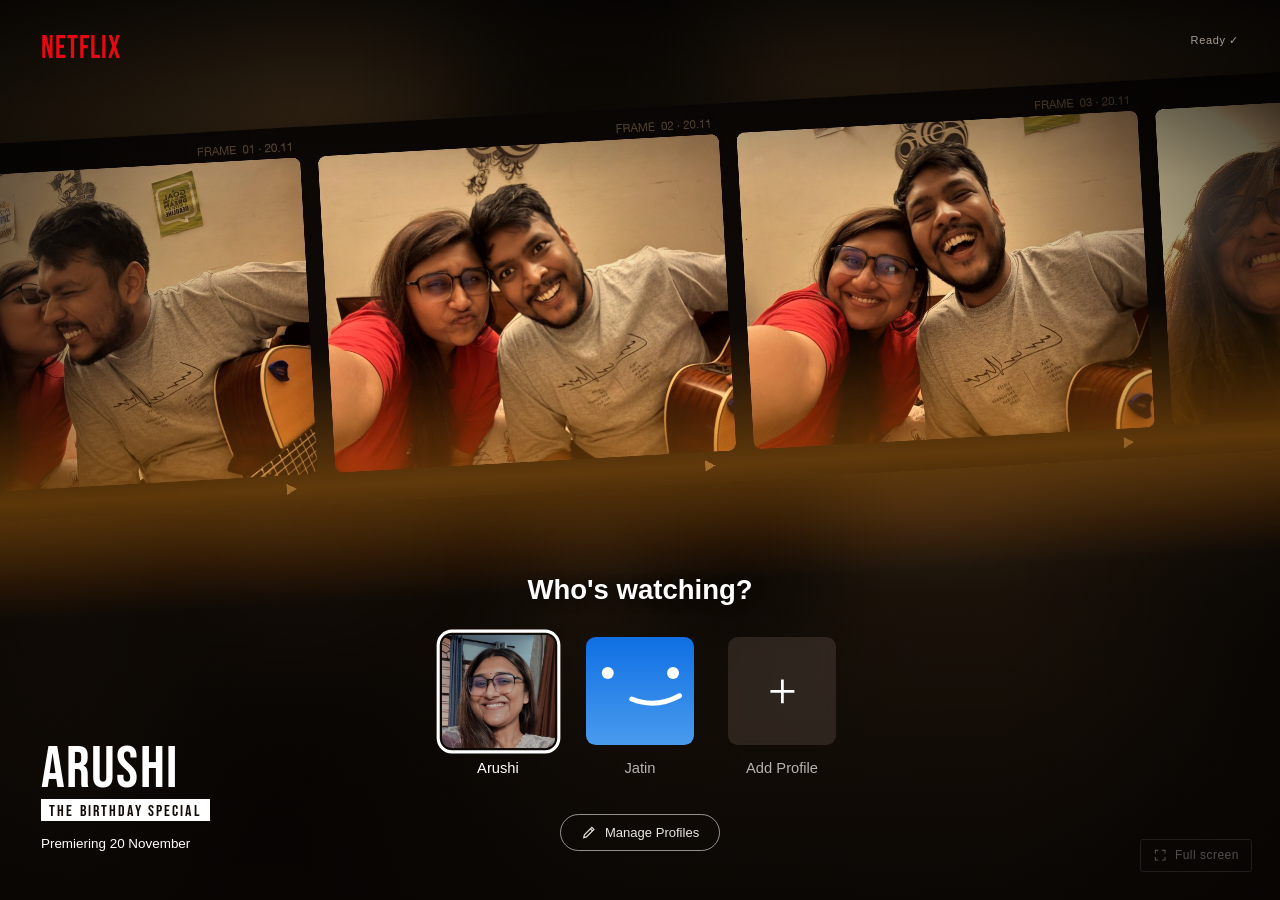
<file: index.html>
<!doctype html>
<html lang="en">
<head>
<meta charset="utf-8">
<meta name="viewport" content="width=device-width, initial-scale=1, viewport-fit=cover">
<meta name="theme-color" content="#141414">
<meta name="robots" content="noindex, nofollow">
<title>Arushi — The Birthday Special</title>
<link rel="icon" href="data:image/svg+xml,%3Csvg xmlns=%27http://www.w3.org/2000/svg%27 viewBox=%270 0 32 32%27%3E%3Crect width=%2732%27 height=%2732%27 fill=%27%23000%27/%3E%3Ctext x=%2716%27 y=%2724%27 font-size=%2724%27 font-family=%27Impact%27 text-anchor=%27middle%27 fill=%27%23e50914%27%3EA%3C/text%3E%3C/svg%3E">
<link rel="preload" href="fonts/BebasNeue-Regular.ttf" as="font" type="font/ttf" crossorigin>
<link rel="stylesheet" href="styles.css">
</head>
<body>

<!-- 1 · Opening: black screen, then the AJM ident -->
<section id="boot" class="stage active" aria-label="Start"></section>
<button id="enter" type="button">
  <svg viewBox="0 0 24 24" aria-hidden="true"><path d="M4 9V4h5M15 4h5v5M20 15v5h-5M9 20H4v-5" fill="none" stroke="currentColor" stroke-width="1.8"/></svg>
  <span class="lbl-full">Full screen</span><span class="lbl-sound">Click for sound</span>
</button>
<span id="ready" aria-live="polite"></span>

<section id="ident" class="stage" aria-hidden="true">
  <video id="ident-video" src="media/intro.mp4" playsinline preload="auto"></video>
</section>

<!-- 2 · Who's watching? -->
<section id="profiles" class="stage" aria-label="Choose profile">
  <div class="pf-strip" aria-hidden="true"></div>
  <div class="pf-shade" aria-hidden="true"></div>
  <span class="wordmark pf-logo">NETFLIX</span>
  <div class="pf-main">
    <h1>Who's watching?</h1>
    <ul>
      <li>
        <button id="profile-btn" class="pf-tile" type="button">
          <span class="avatar"><img id="profile-img" alt=""></span>
          <span class="pname" id="profile-name"></span>
        </button>
      </li>
      <li>
        <button class="pf-tile pf-locked" type="button">
          <span class="avatar smiley"><svg viewBox="0 0 100 100" aria-hidden="true"><circle cx="20" cy="33" r="5.500" fill="#fff"/><circle cx="80" cy="33" r="5.500" fill="#fff"/><path d="M42 57q22 9 44-3" fill="none" stroke="#fff" stroke-width="4.500" stroke-linecap="round"/></svg></span>
          <span class="pname" id="profile-name-2"></span>
        </button>
      </li>
      <li>
        <button class="pf-tile pf-locked" type="button">
          <span class="avatar add"><svg viewBox="0 0 100 100" aria-hidden="true"><path d="M50 39v22M39 50h22" stroke="#fff" stroke-width="2.500"/></svg></span>
          <span class="pname">Add Profile</span>
        </button>
      </li>
    </ul>
    <span class="pf-manage"><svg viewBox="0 0 24 24" aria-hidden="true"><path d="M4 20l1-4L16 5l3 3L8 19zM14 7l3 3" fill="none" stroke="currentColor" stroke-width="1.700"/></svg>Manage Profiles</span>
  </div>
  <div class="pf-title" aria-hidden="true">
    <b id="pf-title"></b><i id="pf-sub"></i><span id="pf-detail"></span>
  </div>
  <div class="pf-toast" id="pf-toast" role="status"></div>
</section>

<!-- 3 · Browse -->
<section id="browse" class="stage" aria-label="Home">
  <header id="topbar">
    <a class="wordmark" href="#" id="home-link" aria-label="Home">NETFLIX</a>
    <nav>
      <a class="current">Home</a><a>TV Shows</a><a>Movies</a><a>New &amp; Popular</a><a>My List</a><a>Browse by Languages</a>
    </nav>
    <div class="tools">
      <svg viewBox="0 0 24 24" aria-hidden="true"><circle cx="10.5" cy="10.5" r="6.5" fill="none" stroke="#fff" stroke-width="1.8"/><path d="M15.5 15.5L21 21" stroke="#fff" stroke-width="1.8"/></svg>
      <svg viewBox="0 0 24 24" aria-hidden="true"><path d="M12 3a6 6 0 0 0-6 6v4.5L4 17h16l-2-3.500V9a6 6 0 0 0-6-6zm-2 16a2 2 0 0 0 4 0" fill="none" stroke="#fff" stroke-width="1.8"/></svg>
      <img id="mini-avatar" alt=""><span class="caret"></span>
    </div>
  </header>

  <div id="hero">
    <div class="hero-img" id="hero-img"></div>
    <div class="hero-shade"></div>
    <div class="hero-copy">
      <div class="badge"><span class="b-mark">AJM</span><span class="b-text">SPECIAL</span></div>
      <h2 id="hero-title"></h2>
      <p class="hero-sub" id="hero-sub"></p>
      <p class="hero-detail" id="hero-detail"></p>
      <p class="hero-syn" id="hero-syn"></p>
      <div class="hero-actions">
        <button id="play" class="btn btn-play" type="button"><svg viewBox="0 0 24 24" aria-hidden="true"><path d="M6 3.5v17L20.500 12z"/></svg>Play</button>
        <button id="more" class="btn btn-more" type="button"><svg viewBox="0 0 24 24" aria-hidden="true"><circle cx="12" cy="12" r="9.500" fill="none" stroke="currentColor" stroke-width="1.8"/><path d="M12 11v6M12 7.200v.1" stroke="currentColor" stroke-width="2" stroke-linecap="round"/></svg>More Info</button>
      </div>
    </div>
    <div class="maturity">24</div>
  </div>

  <main id="rows"></main>
  <footer>Made with love for Arushi · 24 on 20 November</footer>
</section>

<!-- More Info -->
<div id="info" class="overlay" role="dialog" aria-modal="true" aria-label="About this special">
  <div class="info-card">
    <button class="x" data-close type="button" aria-label="Close"><svg viewBox="0 0 24 24"><path d="M5 5l14 14M19 5L5 19" stroke="#fff" stroke-width="2"/></svg></button>
    <div class="info-top">
      <div class="info-img" id="info-img"></div>
      <div class="info-titles">
        <h3 id="info-title"></h3>
        <p id="info-sub"></p>
        <button id="info-play" class="btn btn-play" type="button"><svg viewBox="0 0 24 24" aria-hidden="true"><path d="M6 3.5v17L20.500 12z"/></svg>Play</button>
      </div>
    </div>
    <div class="info-body">
      <div>
        <p class="meta"><span class="match">100% Match</span><span id="info-year"></span><span id="info-run"></span><span class="hd">HD</span></p>
        <p class="premiere" id="info-detail"></p>
        <p id="info-syn"></p>
      </div>
      <div class="info-side">
        <p><span>Cast:</span> <b id="info-cast"></b></p>
        <p><span>Genres:</span> <b id="info-genres"></b></p>
        <p><span>This special is:</span> <b id="info-moods"></b></p>
      </div>
    </div>
  </div>
</div>

<!-- Video player -->
<div id="player" class="overlay" aria-label="Player">
  <video id="video" playsinline preload="auto"></video>
  <div class="p-ui">
    <button class="p-back" data-close type="button" aria-label="Back to home"><svg viewBox="0 0 24 24"><path d="M20 12H5M11 5l-7 7 7 7" fill="none" stroke="#fff" stroke-width="2"/></svg></button>
    <div class="p-bottom">
      <div class="p-seek" id="seek"><div class="p-buf" id="buf"></div><div class="p-fill" id="fill"></div></div>
      <div class="p-row">
        <button id="pp" type="button" aria-label="Play or pause"><svg viewBox="0 0 24 24"><path id="pp-icon" d="M6 4h4v16H6zM14 4h4v16h-4z" fill="#fff"/></svg></button>
        <button id="mute" type="button" aria-label="Mute"><svg viewBox="0 0 24 24"><path d="M4 9v6h4l5 4V5L8 9z" fill="#fff"/><path id="mute-wave" d="M16 8.500a5 5 0 0 1 0 7M18.500 6a8.500 8.500 0 0 1 0 12" fill="none" stroke="#fff" stroke-width="1.800"/></svg></button>
        <span class="p-time" id="ptime">0:00 / 0:00</span>
        <span class="p-title" id="ptitle"></span>
        <button id="fs" type="button" aria-label="Full screen"><svg viewBox="0 0 24 24"><path d="M4 9V4h5M15 4h5v5M20 15v5h-5M9 20H4v-5" fill="none" stroke="#fff" stroke-width="2"/></svg></button>
      </div>
    </div>
  </div>
</div>

<!-- Photo gallery -->
<div id="gallery" class="overlay" aria-label="Gallery">
  <img id="g-img" alt="">
  <button class="p-back" data-close type="button" aria-label="Back to home"><svg viewBox="0 0 24 24"><path d="M20 12H5M11 5l-7 7 7 7" fill="none" stroke="#fff" stroke-width="2"/></svg></button>
  <button class="g-nav g-prev" id="g-prev" type="button" aria-label="Previous photo"><svg viewBox="0 0 24 24"><path d="M15 4l-8 8 8 8" fill="none" stroke="#fff" stroke-width="2"/></svg></button>
  <button class="g-nav g-next" id="g-next" type="button" aria-label="Next photo"><svg viewBox="0 0 24 24"><path d="M9 4l8 8-8 8" fill="none" stroke="#fff" stroke-width="2"/></svg></button>
  <div class="g-cap"><span id="g-title"></span><span id="g-count"></span></div>
</div>

<script src="catalog.js"></script>
<script src="config.js"></script>
<script src="app.js"></script>
</body>
</html>
</file>
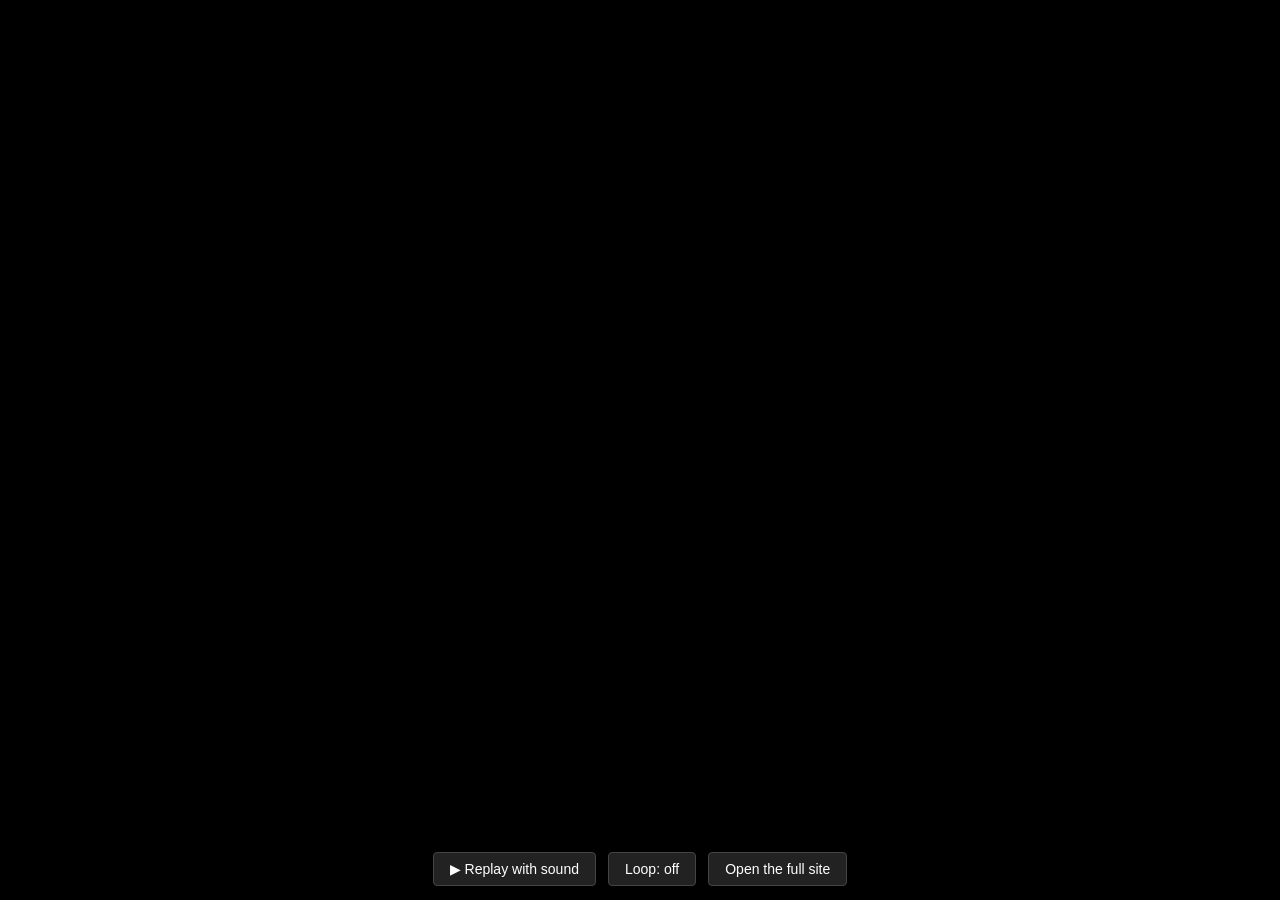
<file: intro-preview.html>
<!doctype html><html lang="en"><head><meta charset="utf-8"><meta name="viewport" content="width=device-width, initial-scale=1"><meta name="robots" content="noindex">
<title>AJM intro preview</title>
<style>html,body{margin:0;height:100%;background:#000;color:#aaa;font:14px "Helvetica Neue",Arial,sans-serif}video{width:100%;height:100%;object-fit:contain;display:block}
.bar{position:fixed;left:0;right:0;bottom:0;padding:14px;display:flex;gap:12px;justify-content:center;background:linear-gradient(transparent,rgba(0,0,0,.8))}
button,a{background:#222;color:#fff;border:1px solid #444;border-radius:4px;padding:8px 16px;font:inherit;cursor:pointer;text-decoration:none}button:hover,a:hover{background:#333}</style></head>
<body><video id="v" src="media/intro.mp4" playsinline preload="auto"></video>
<div class="bar"><button id="r">▶ Replay with sound</button><button id="l">Loop: off</button><a href="./">Open the full site</a></div>
<script>const v=document.getElementById('v');document.getElementById('r').onclick=()=>{v.muted=false;v.currentTime=0;v.play()};
document.getElementById('l').onclick=e=>{v.loop=!v.loop;e.target.textContent='Loop: '+(v.loop?'on':'off');if(v.loop){v.currentTime=0;v.play()}};
document.addEventListener('keydown',e=>{if(e.key===' '||e.key==='Enter'){v.muted=false;v.currentTime=0;v.play()}});v.muted=true;v.play().catch(()=>{});</script></body></html>
</file>
<file: styles.css>
@font-face { font-family: "Bebas Neue"; src: url("fonts/BebasNeue-Regular.ttf") format("truetype"); font-display: block; }
:root { --red: #e50914; --bg: #141414; --gutter: 4vw; --ui: "Netflix Sans", "Helvetica Neue", Helvetica, Arial, sans-serif; }
* { box-sizing: border-box; margin: 0; padding: 0; }
html, body { height: 100%; background: #000; color: #fff; font-family: var(--ui); -webkit-font-smoothing: antialiased; }
body { overflow: hidden; }
button { font: inherit; color: inherit; background: none; border: 0; cursor: pointer; }
a { color: inherit; text-decoration: none; }
.stage { position: fixed; inset: 0; display: none; }
.stage.active { display: block; }

/* ── 1 · boot + ident ─────────────────────────────── */
#boot { background: #000; }
#enter { position: fixed; z-index: 40; right: 2.2vw; bottom: 2.2vw; display: none; align-items: center; gap: .6em; font-size: max(12px, .85vw);
  letter-spacing: .04em; color: #8c8c8c; opacity: .55; padding: .7em 1em; border: 1px solid #333; border-radius: 3px; transition: opacity .2s, color .2s, border-color .2s; }
#enter svg { width: 1.2em; height: 1.2em; }
#enter:hover, #enter:focus-visible { opacity: 1; color: #fff; border-color: #777; outline: none; }
body[data-stage="profiles"] #enter, body[data-stage="ident"].needs-sound #enter { display: flex; }
.lbl-sound, body[data-stage="ident"] .lbl-full { display: none; } body[data-stage="ident"] .lbl-sound { display: inline; }
body:not([data-stage="profiles"]) #ready { display: none; }
#ready { position: fixed; z-index: 40; right: 3.2vw; top: 3.800vh; font-size: max(11px, .8vw); letter-spacing: .06em; color: #a59c92; }
#ident { background: #000; overflow: hidden; }
#ident-video { position: absolute; inset: 0; width: 100%; height: 100%; object-fit: contain; background: #000; }
@media (orientation: portrait) { #ident-video { transform: scale(1.45); } }

/* ── 2 · profiles (current Netflix look: artwork behind, tiles low, title bottom-left) ── */
#profiles { background: #0d0805 url("media/profile-bg.jpg") center / cover; overflow: hidden; --sh: 42vh; }
#profiles.active { animation: gate-in .7s ease-out; }
@keyframes gate-in { from { opacity: 0; } to { opacity: 1; } }
.pf-strip { position: absolute; left: -8vw; right: -8vw; top: 12vh; height: var(--sh); transform: rotate(-3.2deg); background: url("media/profile-strip.jpg") 0 0 / auto 100% repeat-x;
  box-shadow: 0 2vh 6vh rgba(0, 0, 0, .7); animation: pf-drift 90s linear infinite; will-change: background-position; }
@keyframes pf-drift { to { background-position: calc(var(--sh) * -6.6536) 0; } }
.pf-shade { position: absolute; inset: 0; pointer-events: none; background:
  linear-gradient(180deg, rgba(0, 0, 0, .78) 0%, rgba(0, 0, 0, .15) 20%, transparent 34%),
  linear-gradient(176.800deg, transparent 38%, rgba(255, 150, 20, .34) 52%, rgba(255, 120, 0, .1) 60%, transparent 64%),
  linear-gradient(180deg, transparent 52%, rgba(10, 6, 3, .55) 66%, rgba(8, 5, 3, .9) 100%),
  linear-gradient(90deg, rgba(0, 0, 0, .5), transparent 22%, transparent 78%, rgba(0, 0, 0, .5)); }
.pf-logo { position: absolute; left: 3.2vw; top: 3.2vh; margin: 0; }
.pf-main { position: absolute; left: 0; right: 0; bottom: 5.5vh; display: flex; flex-direction: column; align-items: center; }
#profiles h1 { font-weight: 700; font-size: max(22px, 2.15vw); margin-bottom: 1.1em; text-shadow: 0 2px 12px rgba(0, 0, 0, .6); }
#profiles ul { list-style: none; display: flex; gap: 2.6vw; }
.pf-tile { display: flex; flex-direction: column; align-items: center; width: 8.500vw; min-width: 84px; max-width: 190px; }
.avatar { display: block; width: 100%; aspect-ratio: 1; border-radius: 9%; overflow: hidden; outline: .26vw solid transparent; outline-offset: .22vw; transition: outline-color .12s, transform .18s; }
.avatar img, .avatar svg { width: 100%; height: 100%; object-fit: cover; display: block; }
.avatar.smiley { background: linear-gradient(180deg, #0f6fe3, #4a9bee); }
.avatar.add { background: rgba(120, 100, 90, .28); backdrop-filter: blur(6px); }
.pname { margin-top: 1em; font-size: max(13px, 1.15vw); font-weight: 500; color: #b9b3ac; transition: color .12s; white-space: nowrap; }
.pf-tile:hover .avatar, .pf-tile:focus-visible .avatar { outline-color: #fff; }
#profile-btn:hover .avatar, #profile-btn:focus-visible .avatar { transform: scale(1.04); }
.pf-tile:hover .pname, .pf-tile:focus-visible .pname { color: #fff; }
.pf-tile:focus { outline: none; }
.pf-tile.shake { animation: pf-shake .4s; }
@keyframes pf-shake { 20%, 60% { transform: translateX(-.5vw); } 40%, 80% { transform: translateX(.5vw); } }
.pf-manage { display: inline-flex; align-items: center; gap: .6em; margin-top: 4.200vh; font-size: max(12px, 1.02vw); font-weight: 500; padding: .7em 1.5em; border: 1px solid rgba(255, 255, 255, .55); border-radius: 99px; color: #e9e6e2; }
.pf-manage svg { width: 1.25em; height: 1.25em; }
.pf-title { position: absolute; left: 3.2vw; bottom: 5.5vh; display: flex; flex-direction: column; align-items: flex-start; max-width: 22vw; }
.pf-title b { font-family: "Bebas Neue", Impact, sans-serif; font-weight: 400; font-size: 4.600vw; line-height: .84; letter-spacing: .02em; text-transform: uppercase; }
.pf-title i { font-family: "Bebas Neue", sans-serif; font-style: normal; font-size: 1.280vw; letter-spacing: .13em; text-transform: uppercase; background: #fff; color: #120c08; padding: .12em .5em .02em; margin-top: .35vw; }
.pf-title span { margin-top: 1.1vw; font-size: max(11px, 1.05vw); font-weight: 500; }
.pf-toast { position: absolute; left: 50%; top: 5vh; transform: translate(-50%, -1vh); background: rgba(20, 14, 10, .92); border: 1px solid rgba(255, 255, 255, .18); padding: .8em 1.4em; border-radius: 6px; font-size: max(13px, 1.05vw); opacity: 0; transition: opacity .25s, transform .25s; pointer-events: none; white-space: nowrap; }
.pf-toast.on { opacity: 1; transform: translate(-50%, 0); }
#profiles.leaving { animation: gate-out .5s ease-in forwards; }
@keyframes gate-out { to { opacity: 0; transform: scale(1.06); } }
@media (max-height: 560px) and (orientation: landscape) { #profiles { --sh: 40vh; } .pf-strip { top: 9vh; } .pf-manage { display: none; } .pf-main { bottom: 4vh; } #profiles h1 { margin-bottom: .6em; } .pf-tile { width: 7vw; min-width: 64px; } }

/* ── 3 · browse ───────────────────────────────────── */
#browse { background: var(--bg); overflow-x: hidden; overflow-y: auto; scrollbar-width: none; }
#browse::-webkit-scrollbar { display: none; }
#browse.active { animation: fade .6s ease-out; }
@keyframes fade { from { opacity: 0; } }
#topbar { position: fixed; top: 0; left: 0; right: 0; z-index: 20; height: max(41px, 4.4vw); padding: 0 var(--gutter); display: flex; align-items: center;
  background: linear-gradient(180deg, rgba(0, 0, 0, .7) 10%, transparent); transition: background-color .4s; }
#topbar.solid { background-color: var(--bg); }
.wordmark { font-family: "Bebas Neue", Impact, sans-serif; color: var(--red); font-size: max(22px, 2.35vw); letter-spacing: .035em; line-height: 1; margin-right: 2.6vw; transform: scaleY(1.08); padding-top: .12em; }
#topbar nav { display: flex; gap: 1.45vw; font-size: max(10px, .92vw); }
#topbar nav a { color: #e5e5e5; cursor: default; transition: color .3s; }
#topbar nav a.current { color: #fff; font-weight: 500; }
#topbar nav a:not(.current):hover { color: #b3b3b3; }
.tools { margin-left: auto; display: flex; align-items: center; gap: 1.2vw; }
.tools svg { width: max(16px, 1.5vw); height: max(16px, 1.5vw); }
.tools img { width: max(22px, 2.1vw); height: max(22px, 2.1vw); border-radius: 4px; object-fit: cover; }
.caret { border: .32vw solid transparent; border-top-color: #fff; margin: .3vw 0 0 -.6vw; }

#hero { position: relative; height: min(48vw, 78vh); min-height: 380px; }
.hero-img { position: absolute; inset: 0; background-size: cover; background-position: 70% 30%; }
.hero-shade { position: absolute; inset: 0; background:
  linear-gradient(77deg, rgba(0, 0, 0, .78) 0%, rgba(0, 0, 0, .5) 28%, transparent 62%),
  linear-gradient(180deg, transparent 56%, rgba(20, 20, 20, .62) 78%, var(--bg) 95%); }
.hero-copy { position: absolute; left: var(--gutter); bottom: 21%; width: 40vw; }
.badge { display: flex; align-items: center; gap: .55vw; margin-bottom: .2vw; }
.b-mark { font-family: "Bebas Neue", sans-serif; color: var(--red); font-size: 1.75vw; letter-spacing: .04em; }
.b-text { font-size: .95vw; letter-spacing: .42em; color: #cfcfcf; font-weight: 500; }
#hero-title { font-family: "Bebas Neue", Impact, sans-serif; font-weight: 400; font-size: 9vw; line-height: .86; letter-spacing: .012em; text-transform: uppercase; text-shadow: 0 .3vw 2vw rgba(0, 0, 0, .45); }
.hero-sub { font-family: "Bebas Neue", sans-serif; font-size: 2.1vw; letter-spacing: .14em; color: #fff; margin-top: .15vw; text-transform: uppercase; }
.hero-detail { display: inline-block; margin-top: .9vw; font-size: max(11px, 1.02vw); font-weight: 700; letter-spacing: .02em; padding-left: .7vw; border-left: .22vw solid var(--red); }
.hero-syn { margin-top: .8vw; font-size: max(12px, 1.05vw); line-height: 1.35; color: #fff; text-shadow: 0 1px 3px rgba(0, 0, 0, .5); max-width: 34vw; }
.hero-actions { display: flex; gap: .8vw; margin-top: 1.2vw; }
.btn { display: inline-flex; align-items: center; gap: .7vw; font-size: max(13px, 1.25vw); font-weight: 700; border-radius: .3vw; padding: .62vw 1.9vw .62vw 1.5vw; line-height: 1.6; transition: background-color .15s; }
.btn svg { width: 1.75vw; height: 1.75vw; min-width: 18px; min-height: 18px; }
.btn-play { background: #fff; color: #000; } .btn-play svg { fill: #000; }
.btn-play:hover { background: rgba(255, 255, 255, .75); }
.btn-more { background: rgba(109, 109, 110, .7); color: #fff; }
.btn-more:hover { background: rgba(109, 109, 110, .4); }
.btn:focus-visible { outline: .18vw solid #fff; outline-offset: .2vw; }
.maturity { position: absolute; right: 0; bottom: 30%; font-size: max(11px, 1.1vw); padding: .5vw 3.5vw .5vw .8vw; background: rgba(51, 51, 51, .6); border-left: .22vw solid #dcdcdc; }

#rows { position: relative; z-index: 5; margin-top: -6.4vw; padding-bottom: 3vw; }
.row { margin-bottom: 2.3vw; }
.row h3 { font-size: max(13px, 1.4vw); font-weight: 500; color: #e5e5e5; margin: 0 var(--gutter) .55vw; }
.row-track { display: flex; gap: .4vw; padding: 0 var(--gutter); }
.card { position: relative; flex: 0 0 calc((100vw - 2 * var(--gutter) - 2vw) / 6); aspect-ratio: 16 / 9; border-radius: .25vw; cursor: pointer; transition: transform .3s cubic-bezier(.5, 0, .1, 1) 0s, box-shadow .3s; transform-origin: center; background: #222; text-align: left; }
.card:first-child { transform-origin: left center; }
.card-art { position: absolute; inset: 0; border-radius: inherit; background-size: cover; background-position: center; overflow: hidden; }
.card-art::after { content: ""; position: absolute; inset: 0; background: linear-gradient(0deg, rgba(0, 0, 0, .82) 0%, rgba(0, 0, 0, .15) 48%, transparent 70%); }
.card-mark { position: absolute; top: .45vw; left: .55vw; z-index: 2; font-family: "Bebas Neue", sans-serif; color: var(--red); font-size: 1.15vw; line-height: 1; text-shadow: 0 1px 4px rgba(0, 0, 0, .6); }
.card-title { position: absolute; left: .7vw; right: .7vw; bottom: .5vw; z-index: 2; font-family: "Bebas Neue", sans-serif; font-size: 1.6vw; line-height: .95; letter-spacing: .03em; text-transform: uppercase; text-shadow: 0 1px 6px rgba(0, 0, 0, .7); }
.card-info { position: absolute; left: 0; right: 0; top: 100%; background: #181818; border-radius: 0 0 .25vw .25vw; padding: .65vw .8vw .75vw; opacity: 0; visibility: hidden; transition: opacity .2s; box-shadow: 0 .6vw 1.2vw rgba(0, 0, 0, .7); }
.card-info .ci-btns { display: flex; gap: .35vw; margin-bottom: .5vw; }
.ci-btn { width: 1.75vw; height: 1.75vw; min-width: 18px; min-height: 18px; border-radius: 50%; border: .1vw solid rgba(255, 255, 255, .5); display: grid; place-items: center; }
.ci-btn.play { background: #fff; border-color: #fff; }
.ci-btn svg { width: 55%; height: 55%; }
.ci-meta { font-size: max(8px, .72vw); color: #bcbcbc; display: flex; gap: .5vw; align-items: center; }
.ci-meta .match { color: #46d369; font-weight: 700; }
.ci-meta .hd { border: 1px solid rgba(255, 255, 255, .4); padding: 0 .3vw; border-radius: 2px; font-size: .85em; }
@media (hover: hover) and (pointer: fine) {
  .card:hover, .card:focus-visible { transform: scale(1.32) translateY(-12%); z-index: 15; box-shadow: 0 .4vw 1.6vw rgba(0, 0, 0, .75); transition-delay: .28s; outline: none; border-radius: .25vw .25vw 0 0; }
  .card:hover .card-info, .card:focus-visible .card-info { opacity: 1; visibility: visible; transition-delay: .3s; }
}
.card:active { opacity: .8; }
/* tall-poster row + small red badges */
.row.tall .card { aspect-ratio: 2 / 3; } .row.tall .card-title { font-size: 1.9vw; bottom: .9vw; }
.card-badge { position: absolute; left: 50%; bottom: 0; transform: translateX(-50%); z-index: 3; background: var(--red); font-size: max(8px, .72vw); font-weight: 700; padding: .2em .7em; border-radius: .2vw .2vw 0 0; white-space: nowrap; }
.card:has(.card-badge) .card-title { bottom: 1.7vw; }
/* Top 10 row */
.row-wrap { position: relative; }
.top10 .row-track { overflow-x: auto; gap: 0; scroll-snap-type: x proximity; scroll-padding: 0 var(--gutter); }
.card.t10 { flex: 0 0 calc((100vw - 2 * var(--gutter)) / 5); aspect-ratio: auto; height: calc((100vw - 2 * var(--gutter)) / 5 * .75); background: none; border-radius: 0; scroll-snap-align: start; transform: none !important; box-shadow: none !important; }
.t10-num { position: absolute; left: 0; bottom: 0; height: 100%; width: 56%; overflow: visible; }
.t10-num text { font: 900 196px "Arial Black", "Helvetica Neue", Arial, sans-serif; fill: #141414; stroke: #7a7a7a; stroke-width: 4.500; paint-order: stroke; }
.t10-poster { position: absolute; right: 2%; top: 0; bottom: 0; width: 49%; border-radius: .5vw; overflow: hidden; background: #222; transition: transform .25s, box-shadow .25s; }
.t10-poster .card-art { border-radius: 0; }
.t10-title { position: absolute; left: .5vw; right: .5vw; bottom: 1.9vw; z-index: 2; text-align: center; font-family: "Bebas Neue", sans-serif; font-size: 1.500vw; line-height: .95; letter-spacing: .03em; text-transform: uppercase; text-shadow: 0 1px 6px rgba(0, 0, 0, .8); }
.t10-poster:not(:has(.t10-badge)) .t10-title { bottom: .8vw; }
.t10-badge { position: absolute; left: 50%; bottom: 0; transform: translateX(-50%); z-index: 3; background: var(--red); font-size: max(8px, .78vw); font-weight: 700; padding: .22em .7em; border-radius: .2vw .2vw 0 0; white-space: nowrap; }
.card.t10:hover .t10-poster, .card.t10:focus-visible .t10-poster { transform: scale(1.05); box-shadow: 0 .4vw 1.6vw rgba(0, 0, 0, .75); }
.card.t10:focus-visible { outline: none; } .card.t10:focus-visible .t10-poster { outline: .18vw solid #fff; }
.row-nav { position: absolute; top: 0; bottom: 0; width: var(--gutter); z-index: 6; display: grid; place-items: center; background: rgba(20, 20, 20, .55); opacity: 0; transition: opacity .2s; }
.row-nav svg { width: 60%; max-width: 34px; } .row-prev { left: 0; } .row-next { right: 0; border-radius: .4vw 0 0 .4vw; opacity: .85; }
.row-wrap:hover .row-nav { opacity: 1; } .row-nav:hover { background: rgba(20, 20, 20, .8); }
@media (hover: none) { .row-nav { display: none; } }

footer { text-align: center; color: #6a6a6a; font-size: max(10px, .85vw); padding: 5vw 0 2.5vw; }

/* ── overlays ─────────────────────────────────────── */
.overlay { position: fixed; inset: 0; z-index: 50; display: none; }
.overlay.open { display: block; }
#info { background: rgba(0, 0, 0, .7); overflow-y: auto; animation: fade .25s; }
.info-card { position: relative; width: min(850px, 62vw); min-width: 320px; margin: 4vh auto 6vh; background: #181818; border-radius: 6px; overflow: hidden; box-shadow: 0 3px 30px rgba(0, 0, 0, .75); animation: pop .3s cubic-bezier(.2, .8, .2, 1); }
@keyframes pop { from { transform: scale(.86); opacity: 0; } }
.x { position: absolute; top: 14px; right: 14px; z-index: 3; width: 36px; height: 36px; border-radius: 50%; background: #181818; display: grid; place-items: center; }
.x svg { width: 18px; height: 18px; }
.info-top { position: relative; aspect-ratio: 16 / 9; }
.info-img { position: absolute; inset: 0; background-size: cover; background-position: 70% 22%; }
.info-top::after { content: ""; position: absolute; inset: 0; background: linear-gradient(0deg, #181818 0%, transparent 50%), linear-gradient(77deg, rgba(0, 0, 0, .6), transparent 60%); }
.info-titles { position: absolute; left: 5.5%; bottom: 11%; z-index: 2; }
.info-titles h3 { font-family: "Bebas Neue", sans-serif; font-weight: 400; font-size: clamp(48px, 6.6vw, 104px); line-height: .86; text-transform: uppercase; }
.info-titles p { font-family: "Bebas Neue", sans-serif; letter-spacing: .14em; font-size: clamp(14px, 1.5vw, 24px); margin-bottom: 1em; text-transform: uppercase; }
.info-titles .btn { font-size: clamp(13px, 1.05vw, 17px); padding: .45em 1.6em .45em 1.2em; gap: .5em; border-radius: 4px; }
.info-titles .btn svg { width: 1.5em; height: 1.5em; }
.info-body { display: grid; grid-template-columns: 2fr 1fr; gap: 2em; padding: .5em 5.5% 2.5em; font-size: clamp(12px, 1.05vw, 16px); line-height: 1.5; }
.meta { display: flex; gap: .7em; align-items: center; color: #bcbcbc; margin-bottom: .4em; }
.match { color: #46d369; font-weight: 700; }
.hd { border: 1px solid rgba(255, 255, 255, .4); padding: 0 .4em; border-radius: 3px; font-size: .8em; }
.premiere { font-weight: 700; margin-bottom: .9em; }
.info-side p { margin-bottom: .7em; font-size: .9em; } .info-side span { color: #777; } .info-side b { font-weight: 400; }

#player, #gallery { background: #000; }
#video { width: 100%; height: 100%; object-fit: contain; background: #000; display: block; }
.p-ui { position: absolute; inset: 0; opacity: 0; transition: opacity .35s; background: linear-gradient(180deg, rgba(0, 0, 0, .55), transparent 18%, transparent 74%, rgba(0, 0, 0, .7)); }
#player.show-ui .p-ui { opacity: 1; }
#player:not(.show-ui) { cursor: none; }
.p-back { position: absolute; top: 2.2vw; left: 2.4vw; width: max(34px, 3vw); height: max(34px, 3vw); z-index: 3; opacity: .85; }
.p-back:hover { opacity: 1; transform: scale(1.12); }
.p-back svg, .g-nav svg { width: 100%; height: 100%; }
.p-bottom { position: absolute; left: 2.4vw; right: 2.4vw; bottom: 1.6vw; }
.p-seek { position: relative; height: max(4px, .32vw); background: rgba(255, 255, 255, .25); cursor: pointer; border-radius: 2px; }
.p-seek::before { content: ""; position: absolute; inset: -12px 0; }
.p-buf, .p-fill { position: absolute; left: 0; top: 0; bottom: 0; width: 0; border-radius: 2px; }
.p-buf { background: rgba(255, 255, 255, .35); } .p-fill { background: var(--red); }
.p-fill::after { content: ""; position: absolute; right: -.5vw; top: 50%; width: 1vw; height: 1vw; min-width: 12px; min-height: 12px; background: var(--red); border-radius: 50%; transform: translateY(-50%); }
.p-row { display: flex; align-items: center; gap: 1.6vw; margin-top: 1.1vw; }
.p-row button { width: max(26px, 2.3vw); height: max(26px, 2.3vw); opacity: .9; } .p-row button:hover { opacity: 1; transform: scale(1.15); }
.p-row svg { width: 100%; height: 100%; }
.p-time { font-size: max(12px, 1.05vw); font-variant-numeric: tabular-nums; color: #ddd; }
.p-title { flex: 1; text-align: center; font-size: max(13px, 1.25vw); font-weight: 500; }
#player.muted #mute-wave { display: none; }

#g-img { position: absolute; inset: 0; width: 100%; height: 100%; object-fit: contain; animation: fade .3s; }
.g-nav { position: absolute; top: 50%; width: max(40px, 4vw); height: max(40px, 4vw); margin-top: -2vw; padding: .6vw; border-radius: 50%; background: rgba(20, 20, 20, .55); opacity: .7; transition: opacity .2s, background .2s; }
.g-nav:hover { opacity: 1; background: rgba(60, 60, 60, .8); }
.g-prev { left: 2vw; } .g-next { right: 2vw; }
.g-cap { position: absolute; left: 0; right: 0; bottom: 0; padding: 3vw 2.4vw 1.4vw; display: flex; justify-content: space-between; align-items: baseline; background: linear-gradient(0deg, rgba(0, 0, 0, .7), transparent); pointer-events: none; }
#g-title { font-family: "Bebas Neue", sans-serif; font-size: max(18px, 2vw); letter-spacing: .06em; text-transform: uppercase; }
#g-count { font-size: max(12px, 1.05vw); color: #cfcfcf; font-variant-numeric: tabular-nums; }

/* ── responsive: tablets, phones, short-wide screens ── */
html { -webkit-text-size-adjust: 100%; } body { -webkit-tap-highlight-color: transparent; overscroll-behavior: none; }
#browse, #info { -webkit-overflow-scrolling: touch; }
#hero { min-height: min(380px, 100dvh); }
.row-track { scrollbar-width: none; } .row-track::-webkit-scrollbar { display: none; }
@media (min-aspect-ratio: 2/1) and (min-width: 801px) { .hero-copy { bottom: 20%; } .hero-syn { display: none; } #rows { margin-top: -8vh; } }

@media (max-width: 1100px) {            /* tablets + phones in landscape: 4 across, swipe for more */
  .row-track { overflow-x: auto; scroll-snap-type: x proximity; scroll-padding: 0 var(--gutter); gap: .8vw; }
  .card { flex-basis: calc((100vw - 2 * var(--gutter) - 2.4vw) / 4.15); scroll-snap-align: start; }
  .card-title { font-size: 2.3vw; } .card-mark { font-size: 1.6vw; } .row h3 { font-size: max(14px, 2vw); } .row { margin-bottom: 3.6vw; }
  #topbar nav { gap: 2vw; font-size: max(11px, 1.35vw); } .wordmark { font-size: max(24px, 3.2vw); }
  .info-card { width: min(850px, 88vw); }
  .row.tall .card-title { font-size: 2.6vw; } .card-badge { font-size: max(9px, 1.1vw); } .card:has(.card-badge) .card-title { bottom: 2.4vw; }
  .card.t10 { flex-basis: calc((100vw - 2 * var(--gutter)) / 3.3); height: calc((100vw - 2 * var(--gutter)) / 3.3 * .75); } .t10-title { font-size: 2.2vw; bottom: 2.8vw; } .t10-badge { font-size: max(9px, 1.15vw); }
}

@media (max-width: 1024px) and (orientation: portrait), (max-width: 560px) {     /* phones */
  :root { --gutter: 5vw; }
  #logo-wrap svg { width: 72vw; }
  #enter { right: 50%; transform: translateX(50%); bottom: 8vh; font-size: 15px; opacity: .8; padding: .9em 1.3em; }
  #profiles { --sh: 30vh; } .pf-strip { top: 13vh; } .pf-logo { left: 5vw; top: 2.5vh; } .pf-title { display: none; } .pf-main { bottom: 15vh; }
  #profiles h1 { font-size: min(6.4vw, 44px); } #profiles ul { gap: 5vw; } .pf-tile { width: 24vw; max-width: 190px; min-width: 0; } .pname { font-size: min(3.6vw, 22px); } .avatar { outline-width: 3px; outline-offset: 3px; }
  .pf-manage { font-size: min(3.4vw, 20px); margin-top: 5vh; } .pf-toast { white-space: normal; width: 86vw; text-align: center; font-size: 14px; top: 8vh; } #ready { right: 5vw; top: 3.2vh; }
  .row.tall .card-title { font-size: 5.4vw; bottom: 3vw; } .card-badge { font-size: 2.6vw; } .card:has(.card-badge) .card-title { bottom: 5.5vw; }
  .card.t10 { flex-basis: 58vw; height: 43.500vw; border-radius: 0; } .t10-title { font-size: 4.4vw; bottom: 6vw; left: 1.5vw; right: 1.5vw; } .t10-poster:not(:has(.t10-badge)) .t10-title { bottom: 2.4vw; } .t10-badge { font-size: 2.7vw; } .t10-poster { border-radius: 6px; }
  #topbar { height: clamp(56px, 8vw, 76px); } .wordmark { font-size: clamp(30px, 5vw, 44px); margin-right: 5vw; } #topbar nav { font-size: 14px; } #topbar nav a:not(.current) { display: none; }
  .tools { gap: 4vw; } .tools svg { width: 22px; height: 22px; } .tools img { width: 28px; height: 28px; } .caret { display: none; }
  #hero { height: 82vh; height: 82dvh; max-height: none; min-height: 460px; }
  .hero-img { background-position: var(--hero-pos-mobile, 68% 0) !important; bottom: 24%; }
  .hero-shade { background: linear-gradient(180deg, rgba(0, 0, 0, .45) 0%, transparent 16%, transparent 40%, rgba(20, 20, 20, .75) 62%, var(--bg) 76%); }
  .hero-copy { left: var(--gutter); right: var(--gutter); width: auto; bottom: 4%; text-align: center; }
  .badge { justify-content: center; gap: 2vw; } .b-mark { font-size: min(5vw, 32px); } .b-text { font-size: min(2.8vw, 17px); }
  #hero-title { font-size: min(24vw, 150px); } .hero-sub { font-size: min(6vw, 40px); margin-top: min(1vw, 6px); }
  .hero-detail { font-size: min(3.6vw, 22px); margin-top: min(3vw, 18px); padding-left: 2vw; border-left-width: 3px; } .hero-syn { display: none; }
  .hero-actions { gap: 3vw; margin-top: min(5vw, 28px); } .btn { flex: 1; justify-content: center; font-size: clamp(16px, 2.6vw, 24px); padding: clamp(10px, 1.6vw, 16px) 0; border-radius: 4px; gap: 8px; } .btn svg { width: 22px; height: 22px; }
  .maturity { display: none; }
  #rows { margin-top: 5vw; } .row { margin-bottom: 7vw; } .row h3 { font-size: 4.6vw; margin-bottom: 2.2vw; }
  .row-track { gap: 2vw; } .card { flex-basis: 44vw; border-radius: 4px; } .card-title { font-size: 5vw; left: 2.4vw; bottom: 1.8vw; } .card-mark { font-size: 3.4vw; top: 1.6vw; left: 2vw; }
  footer { font-size: 12px; padding: 10vw 0 8vw; }
  .info-card { width: 94vw; min-width: 0; margin: 3vh auto; } .info-body { grid-template-columns: 1fr; gap: .5em; font-size: 14px; padding-bottom: 2em; }
  .info-titles h3 { font-size: 15vw; } .info-titles p { font-size: 4vw; margin-bottom: .7em; } .info-titles .btn { flex: none; font-size: 15px; padding: 8px 22px 8px 16px; }
  .p-back { top: 14px; left: 14px; width: 38px; height: 38px; } .p-bottom { left: 14px; right: 14px; bottom: max(14px, env(safe-area-inset-bottom)); }
  .p-row { gap: 18px; margin-top: 12px; } .p-row button { width: 30px; height: 30px; } .p-title { font-size: 0; } .p-time { font-size: 13px; } .p-seek { height: 5px; }
  .g-nav { width: 44px; height: 44px; margin-top: -22px; padding: 10px; } .g-prev { left: 8px; } .g-next { right: 8px; }
  .g-cap { padding: 12vw 14px max(14px, env(safe-area-inset-bottom)); } #g-title { font-size: 22px; } #g-count { font-size: 13px; }
}
@media (prefers-reduced-motion: reduce) { .card { transition: none; } }
</file>
